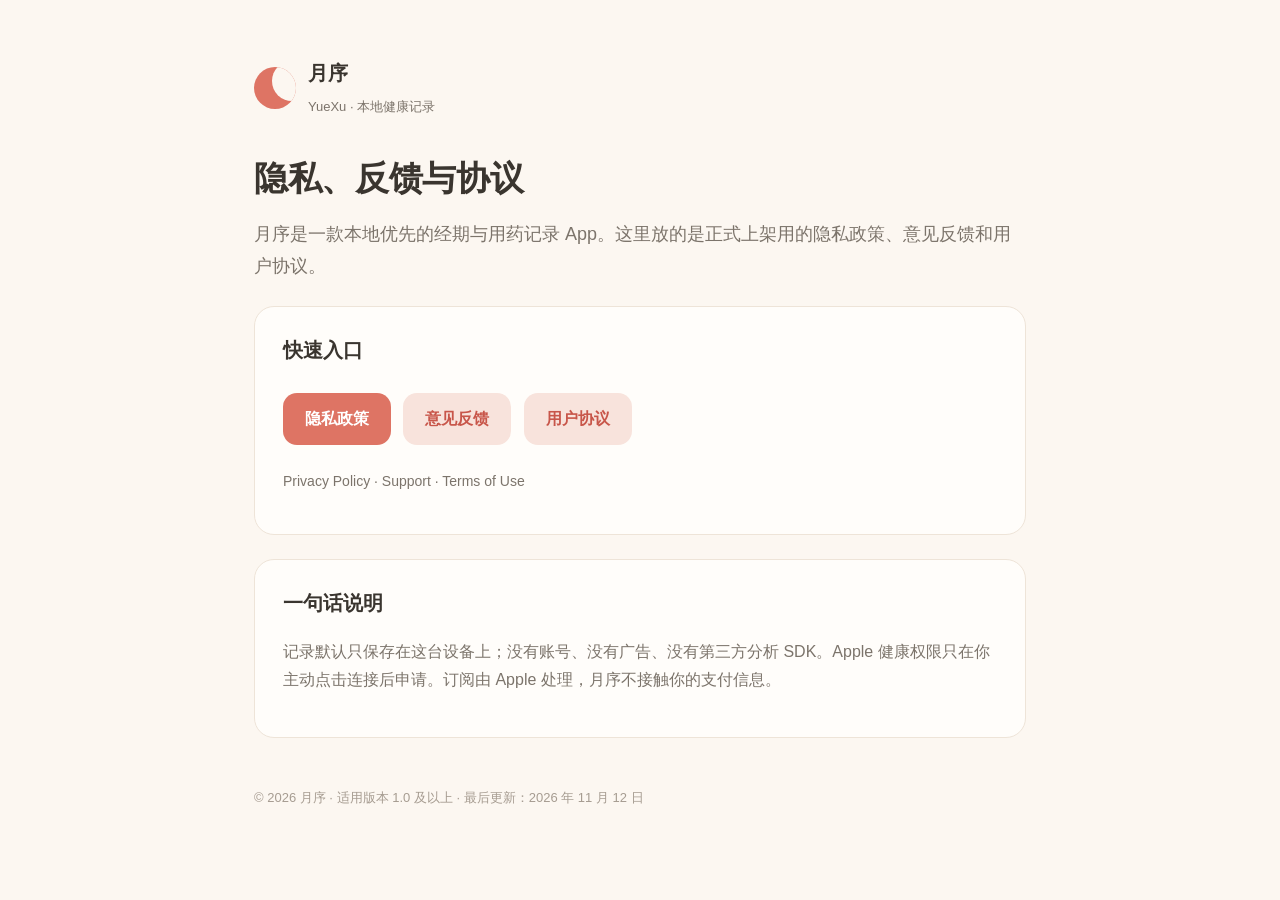
<file: index.html>
<!doctype html>
<html lang="zh-Hans">
<head>
<meta charset="utf-8">
<meta name="viewport" content="width=device-width, initial-scale=1">
<title>月序 · 隐私、反馈与协议</title>
<link rel="stylesheet" href="style.css">
</head>
<body>
<main class="wrap">
  <div class="brand"><div class="moon"></div><div><strong>月序</strong><br><span>YueXu · 本地健康记录</span></div></div>
  <h1>隐私、反馈与协议</h1>
  <p class="lede">月序是一款本地优先的经期与用药记录 App。这里放的是正式上架用的隐私政策、意见反馈和用户协议。</p>
  <div class="card">
    <h2 style="margin-top:0">快速入口</h2>
    <p><a class="button" href="privacy.html">隐私政策</a>
       <a class="button secondary" href="support.html">意见反馈</a>
       <a class="button secondary" href="terms.html">用户协议</a></p>
    <p class="en">Privacy Policy · Support · Terms of Use</p>
  </div>
  <div class="card">
    <h2 style="margin-top:0">一句话说明</h2>
    <p>记录默认只保存在这台设备上；没有账号、没有广告、没有第三方分析 SDK。Apple 健康权限只在你主动点击连接后申请。订阅由 Apple 处理，月序不接触你的支付信息。</p>
  </div>
  <footer>© 2026 月序 · 适用版本 1.0 及以上 · 最后更新：2026 年 11 月 12 日</footer>
</main>
</body>
</html>
</file>
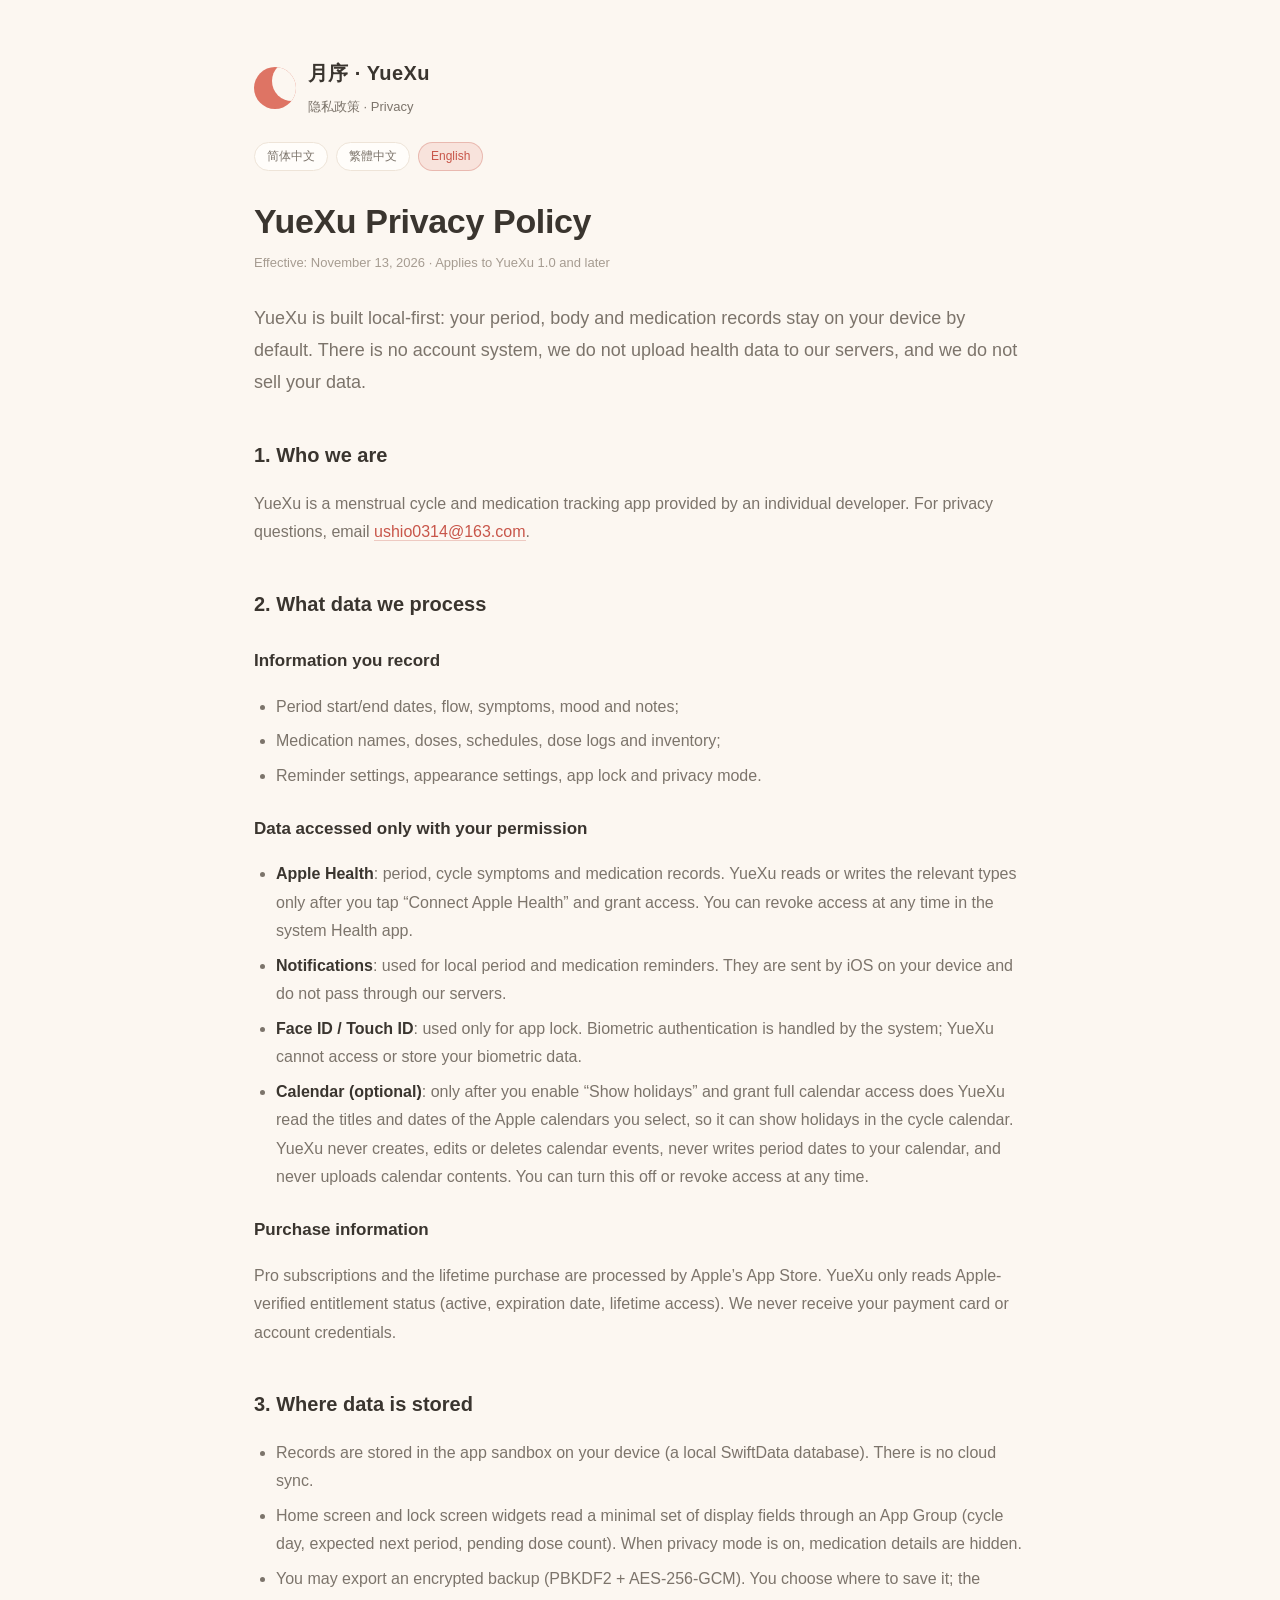
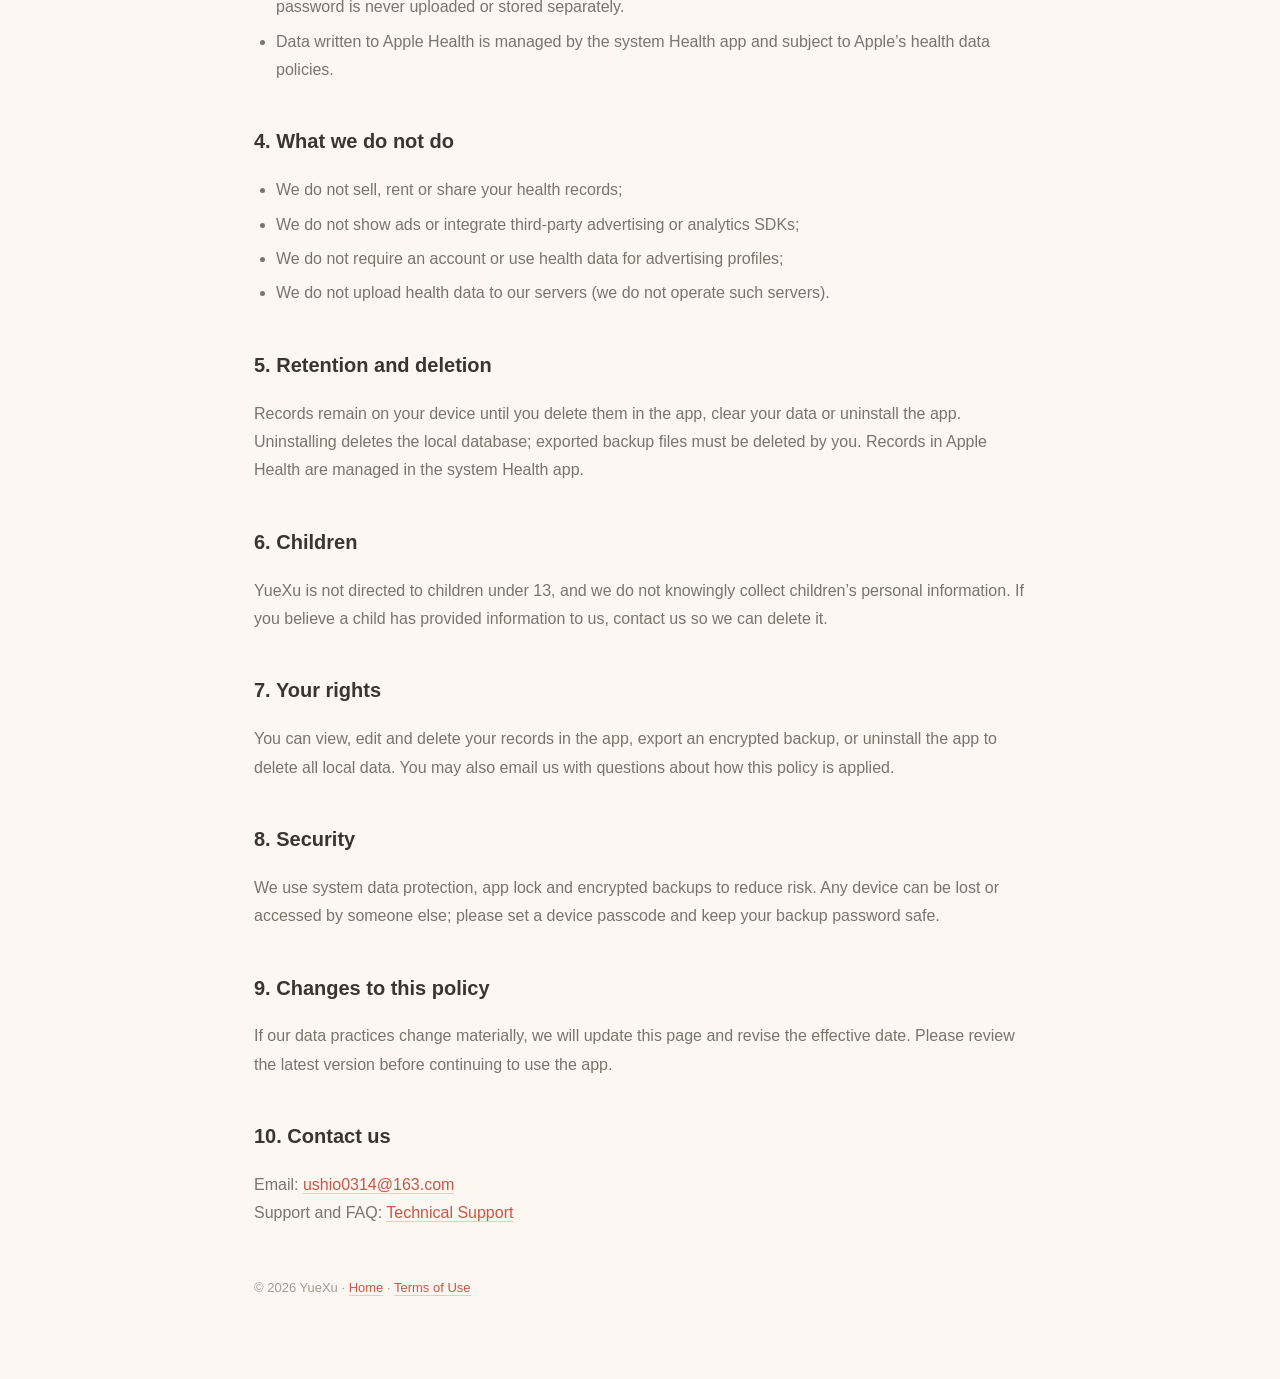
<file: privacy.html>
<!doctype html>
<html lang="zh-Hans">
<head>
<meta charset="utf-8">
<meta name="viewport" content="width=device-width, initial-scale=1">
<title>隐私政策 · 月序</title>
<link rel="stylesheet" href="style.css">
</head>
<body>
<main class="wrap">
  <div class="brand"><div class="moon"></div><div><strong>月序 · YueXu</strong><br><span>隐私政策 · Privacy</span></div></div>
  <nav class="lang-switch" aria-label="Language / 語言">
    <button type="button" data-set-lang="zh-Hans">简体中文</button><button type="button" data-set-lang="zh-Hant">繁體中文</button><button type="button" data-set-lang="en">English</button>
  </nav>
  <section data-lang-block="zh-Hans" lang="zh-Hans">
<h1>月序隐私政策</h1>
  <p class="meta">生效日期：2026 年 11 月 13 日 · 适用版本：月序 1.0 及以上</p>

  <p class="lede">月序把“本地优先”当作产品前提：你的经期、身体感受和用药记录默认只保存在这台设备上。我们不做账号体系，不把健康数据上传到我们的服务器，也不出售你的数据。</p>

  <h2>1. 我们是谁</h2>
  <p>月序（YueXu）是一款由个人开发者提供的经期与用药记录 App。隐私相关问题可发送邮件至 <a href="mailto:ushio0314@163.com">ushio0314@163.com</a>。</p>

  <h2>2. 我们处理哪些数据</h2>
  <h3>你主动记录的内容</h3>
  <ul>
    <li>经期开始/结束日期、经血量、症状、心情、备注；</li>
    <li>药物名称、剂量、用药计划、服药记录与库存；</li>
    <li>提醒设置、外观设置、应用锁与隐私模式开关。</li>
  </ul>
  <h3>在你授权后才访问的数据</h3>
  <ul>
    <li><strong>Apple 健康</strong>：经期、经期症状与用药记录。只有你点击“连接 Apple 健康”并授权后，月序才会读取或写入相应类型；你可以随时在系统“健康”App 中撤销。</li>
    <li><strong>通知</strong>：用于本地经期与用药提醒。提醒由 iOS 在本机发送，不经过服务器。</li>
    <li><strong>Face ID / 触控 ID</strong>：仅用于应用锁。生物识别由系统处理，月序不接触也不存储生物特征数据。</li>
    <li><strong>日历（可选）</strong>：只有你主动开启“显示节假日”并授权后，月序才会读取你选择的 Apple 日历事件标题与日期，用于在周期日历中显示节假日。月序不会创建、修改或删除日历事件，不会把经期日期写入日历，也不会上传日历内容。你可以随时关闭该功能或在系统设置中撤销日历权限。</li>
  </ul>
  <h3>购买信息</h3>
  <p>Pro 订阅与永久会员由 Apple 的 App Store 处理。月序只读取 Apple 验证后的交易状态（是否有效、到期时间、是否为永久会员），不接触你的银行卡或支付账号。</p>

  <h2>3. 数据存放在哪里</h2>
  <ul>
    <li>记录保存在设备的 App 沙盒内（SwiftData 本地数据库），不设云端同步。</li>
    <li>桌面/锁屏小组件通过 App Group 读取最少的展示字段（周期天数、预计下次经期、待服药次数）；开启隐私模式后不显示用药信息。</li>
    <li>你可以主动导出加密备份（PBKDF2 + AES-256-GCM）。备份文件由你保存，密码不会上传或另行保存。</li>
    <li>写入 Apple 健康的数据由系统“健康”App 管理，适用 Apple 的健康数据政策。</li>
  </ul>

  <h2>4. 我们不做什么</h2>
  <ul>
    <li>不出售、出租或共享你的健康记录；</li>
    <li>不投放广告，不集成第三方广告或分析 SDK；</li>
    <li>不要求注册账号，不使用健康数据做广告画像；</li>
    <li>不把健康数据上传到我们的服务器（我们也没有这样的服务器）。</li>
  </ul>

  <h2>5. 保留与删除</h2>
  <p>记录会一直保存在设备上，直到你在 App 内删除、清除数据或卸载 App。卸载 App 会删除本地数据库；已导出的备份文件需要你自行删除。Apple 健康中的记录请在系统“健康”App 中管理。</p>

  <h2>6. 儿童</h2>
  <p>月序不是面向 13 岁以下儿童的产品，我们不会有意收集儿童的个人信息。如果你认为儿童向我们提供了信息，请联系我们删除。</p>

  <h2>7. 你的权利</h2>
  <p>你可以在 App 内查看、修改、删除自己的记录，导出加密备份，或卸载 App 删除全部本地数据。你也可以通过邮件联系我们，询问本政策的执行情况。</p>

  <h2>8. 安全</h2>
  <p>我们使用系统的数据保护、应用锁与加密备份来降低风险。但任何设备都存在丢失或被访问的可能，请为设备设置锁屏密码，并妥善保管备份密码。</p>

  <h2>9. 政策变更</h2>
  <p>如果数据处理方式发生实质变化，我们会更新本页并修改生效日期。继续使用 App 前，请查看最新版本。</p>

  <h2>10. 联系我们</h2>
  <p>邮箱：<a href="mailto:ushio0314@163.com">ushio0314@163.com</a><br>
  反馈与常见问题：<a href="support.html">意见反馈</a></p>

<footer>© 2026 月序 · <a href="index.html">返回首页</a> · <a href="terms.html">用户协议</a></footer></section><section data-lang-block="zh-Hant" lang="zh-Hant" hidden>
<h1>月序隱私政策</h1>
  <p class="meta">生效日期：2026 年 11 月 13 日 · 適用版本：月序 1.0 及以上</p>

  <p class="lede">月序以「本機優先」為產品前提：你的經期、身體感受與用藥紀錄預設只保存在這台裝置上。我們沒有帳號系統，不會把健康資料上傳到我們的伺服器，也不會出售你的資料。</p>

  <h2>1. 我們是誰</h2>
  <p>月序（YueXu）是一款由個人開發者提供的經期與用藥紀錄 App。隱私相關問題可寄信至 <a href="mailto:ushio0314@163.com">ushio0314@163.com</a>。</p>

  <h2>2. 我們處理哪些資料</h2>
  <h3>你主動記錄的內容</h3>
  <ul>
    <li>經期開始/結束日期、經血量、症狀、心情、備註；</li>
    <li>藥物名稱、劑量、用藥計畫、服藥紀錄與庫存；</li>
    <li>提醒設定、外觀設定、App 鎖與隱私模式開關。</li>
  </ul>
  <h3>在你授權後才存取的資料</h3>
  <ul>
    <li><strong>Apple 健康</strong>：經期、經期症狀與用藥紀錄。只有你點擊「連接 Apple 健康」並授權後，月序才會讀取或寫入相應類型；你可以隨時在系統「健康」App 中撤銷。</li>
    <li><strong>通知</strong>：用於本機經期與用藥提醒。提醒由 iOS 在裝置上發送，不經過伺服器。</li>
    <li><strong>Face ID / Touch ID</strong>：僅用於 App 鎖。生物辨識由系統處理，月序不會接觸也不會儲存生物特徵資料。</li>
    <li><strong>行事曆（選用）</strong>：只有你主動開啟「顯示假日」並授權後，月序才會讀取你選擇的 Apple 行事曆事件標題與日期，用於在週期行事曆中顯示假日。月序不會建立、修改或刪除行事曆事件，不會把經期日期寫入行事曆，也不會上傳行事曆內容。你可以隨時關閉此功能或在系統設定中撤銷行事曆權限。</li>
  </ul>
  <h3>購買資訊</h3>
  <p>Pro 訂閱與永久會員由 Apple 的 App Store 處理。月序只讀取 Apple 驗證後的交易狀態（是否有效、到期時間、是否為永久會員），不會接觸你的金融卡或付款帳號。</p>

  <h2>3. 資料存放在哪裡</h2>
  <ul>
    <li>紀錄保存在裝置上的 App 沙盒內（SwiftData 本機資料庫），不設雲端同步。</li>
    <li>桌面/鎖定畫面小工具透過 App Group 讀取最少的顯示欄位（週期天數、預計下次經期、待服藥次數）；開啟隱私模式後不顯示用藥資訊。</li>
    <li>你可以主動匯出加密備份（PBKDF2 + AES-256-GCM）。備份檔案由你保存，密碼不會上傳或另行保存。</li>
    <li>寫入 Apple 健康的資料由系統「健康」App 管理，適用 Apple 的健康資料政策。</li>
  </ul>

  <h2>4. 我們不做什麼</h2>
  <ul>
    <li>不出售、出租或分享你的健康紀錄；</li>
    <li>不投放廣告，不整合第三方廣告或分析 SDK；</li>
    <li>不要求註冊帳號，不使用健康資料做廣告画像；</li>
    <li>不把健康資料上傳到我們的伺服器（我們也沒有這樣的伺服器）。</li>
  </ul>

  <h2>5. 保留與刪除</h2>
  <p>紀錄會一直保存在裝置上，直到你在 App 內刪除、清除資料或移除 App。移除 App 會刪除本機資料庫；已匯出的備份檔案需要你自行刪除。Apple 健康中的紀錄請在系統「健康」App 中管理。</p>

  <h2>6. 兒童</h2>
  <p>月序不是面向 13 歲以下兒童的產品，我們不會有意蒐集兒童的個人資料。如果你認為兒童向我們提供了資料，請聯絡我們刪除。</p>

  <h2>7. 你的權利</h2>
  <p>你可以在 App 內查看、修改、刪除自己的紀錄，匯出加密備份，或移除 App 刪除全部本機資料。你也可以透過電子郵件聯絡我們，詢問本政策的執行情況。</p>

  <h2>8. 安全</h2>
  <p>我們使用系統的資料保護、App 鎖與加密備份來降低風險。但任何裝置都存在遺失或被存取的風險，請為裝置設定螢幕鎖定密碼，並妥善保管備份密碼。</p>

  <h2>9. 政策變更</h2>
  <p>如果資料處理方式發生實質變化，我們會更新本頁並修改生效日期。繼續使用 App 前，請查看最新版本。</p>

  <h2>10. 聯絡我們</h2>
  <p>電子郵件：<a href="mailto:ushio0314@163.com">ushio0314@163.com</a><br>
  技術支援與常見問題：<a href="support.html">技術支援</a></p>

<footer>© 2026 月序 · <a href="index.html">返回首頁</a> · <a href="terms.html">使用者協議</a></footer></section><section data-lang-block="en" lang="en" hidden>
<h1>YueXu Privacy Policy</h1>
  <p class="meta">Effective: November 13, 2026 · Applies to YueXu 1.0 and later</p>

  <p class="lede">YueXu is built local-first: your period, body and medication records stay on your device by default. There is no account system, we do not upload health data to our servers, and we do not sell your data.</p>

  <h2>1. Who we are</h2>
  <p>YueXu is a menstrual cycle and medication tracking app provided by an individual developer. For privacy questions, email <a href="mailto:ushio0314@163.com">ushio0314@163.com</a>.</p>

  <h2>2. What data we process</h2>
  <h3>Information you record</h3>
  <ul>
    <li>Period start/end dates, flow, symptoms, mood and notes;</li>
    <li>Medication names, doses, schedules, dose logs and inventory;</li>
    <li>Reminder settings, appearance settings, app lock and privacy mode.</li>
  </ul>
  <h3>Data accessed only with your permission</h3>
  <ul>
    <li><strong>Apple Health</strong>: period, cycle symptoms and medication records. YueXu reads or writes the relevant types only after you tap “Connect Apple Health” and grant access. You can revoke access at any time in the system Health app.</li>
    <li><strong>Notifications</strong>: used for local period and medication reminders. They are sent by iOS on your device and do not pass through our servers.</li>
    <li><strong>Face ID / Touch ID</strong>: used only for app lock. Biometric authentication is handled by the system; YueXu cannot access or store your biometric data.</li>
    <li><strong>Calendar (optional)</strong>: only after you enable “Show holidays” and grant full calendar access does YueXu read the titles and dates of the Apple calendars you select, so it can show holidays in the cycle calendar. YueXu never creates, edits or deletes calendar events, never writes period dates to your calendar, and never uploads calendar contents. You can turn this off or revoke access at any time.</li>
  </ul>
  <h3>Purchase information</h3>
  <p>Pro subscriptions and the lifetime purchase are processed by Apple’s App Store. YueXu only reads Apple-verified entitlement status (active, expiration date, lifetime access). We never receive your payment card or account credentials.</p>

  <h2>3. Where data is stored</h2>
  <ul>
    <li>Records are stored in the app sandbox on your device (a local SwiftData database). There is no cloud sync.</li>
    <li>Home screen and lock screen widgets read a minimal set of display fields through an App Group (cycle day, expected next period, pending dose count). When privacy mode is on, medication details are hidden.</li>
    <li>You may export an encrypted backup (PBKDF2 + AES-256-GCM). You choose where to save it; the password is never uploaded or stored separately.</li>
    <li>Data written to Apple Health is managed by the system Health app and subject to Apple’s health data policies.</li>
  </ul>

  <h2>4. What we do not do</h2>
  <ul>
    <li>We do not sell, rent or share your health records;</li>
    <li>We do not show ads or integrate third-party advertising or analytics SDKs;</li>
    <li>We do not require an account or use health data for advertising profiles;</li>
    <li>We do not upload health data to our servers (we do not operate such servers).</li>
  </ul>

  <h2>5. Retention and deletion</h2>
  <p>Records remain on your device until you delete them in the app, clear your data or uninstall the app. Uninstalling deletes the local database; exported backup files must be deleted by you. Records in Apple Health are managed in the system Health app.</p>

  <h2>6. Children</h2>
  <p>YueXu is not directed to children under 13, and we do not knowingly collect children’s personal information. If you believe a child has provided information to us, contact us so we can delete it.</p>

  <h2>7. Your rights</h2>
  <p>You can view, edit and delete your records in the app, export an encrypted backup, or uninstall the app to delete all local data. You may also email us with questions about how this policy is applied.</p>

  <h2>8. Security</h2>
  <p>We use system data protection, app lock and encrypted backups to reduce risk. Any device can be lost or accessed by someone else; please set a device passcode and keep your backup password safe.</p>

  <h2>9. Changes to this policy</h2>
  <p>If our data practices change materially, we will update this page and revise the effective date. Please review the latest version before continuing to use the app.</p>

  <h2>10. Contact us</h2>
  <p>Email: <a href="mailto:ushio0314@163.com">ushio0314@163.com</a><br>
  Support and FAQ: <a href="support.html">Technical Support</a></p>

<footer>© 2026 YueXu · <a href="index.html">Home</a> · <a href="terms.html">Terms of Use</a></footer></section>
</main>
<script>
(function () {
  var titles = {
      "zh-Hans": "隐私政策 · 月序",
      "zh-Hant": "隱私政策 · 月序",
      "en": "Privacy Policy · YueXu"
  };
  var blocks = Array.prototype.slice.call(document.querySelectorAll('[data-lang-block]'));
  var buttons = Array.prototype.slice.call(document.querySelectorAll('[data-set-lang]'));

  function setLanguage(lang, persist) {
    if (!titles[lang]) lang = 'zh-Hans';
    document.documentElement.lang = lang;
    blocks.forEach(function (block) {
      block.hidden = block.getAttribute('data-lang-block') !== lang;
    });
    buttons.forEach(function (button) {
      var active = button.getAttribute('data-set-lang') === lang;
      button.classList.toggle('active', active);
      button.setAttribute('aria-pressed', active ? 'true' : 'false');
    });
    document.title = titles[lang];
    if (persist) {
      try { localStorage.setItem('yuexuLegalLanguage', lang); } catch (e) {}
    }
  }

  buttons.forEach(function (button) {
    button.addEventListener('click', function () {
      setLanguage(button.getAttribute('data-set-lang'), true);
    });
  });

  var saved = null;
  try { saved = localStorage.getItem('yuexuLegalLanguage'); } catch (e) {}
  if (!saved) {
    var code = (navigator.language || 'zh-Hans').toLowerCase();
    if (code.indexOf('zh-hant') === 0 || code.indexOf('zh-tw') === 0 || code.indexOf('zh-hk') === 0 || code.indexOf('zh-mo') === 0) {
      saved = 'zh-Hant';
    } else if (code.indexOf('zh') === 0) {
      saved = 'zh-Hans';
    } else {
      saved = 'en';
    }
  }
  setLanguage(saved, false);
})();
</script>
</body>
</html>
</file>
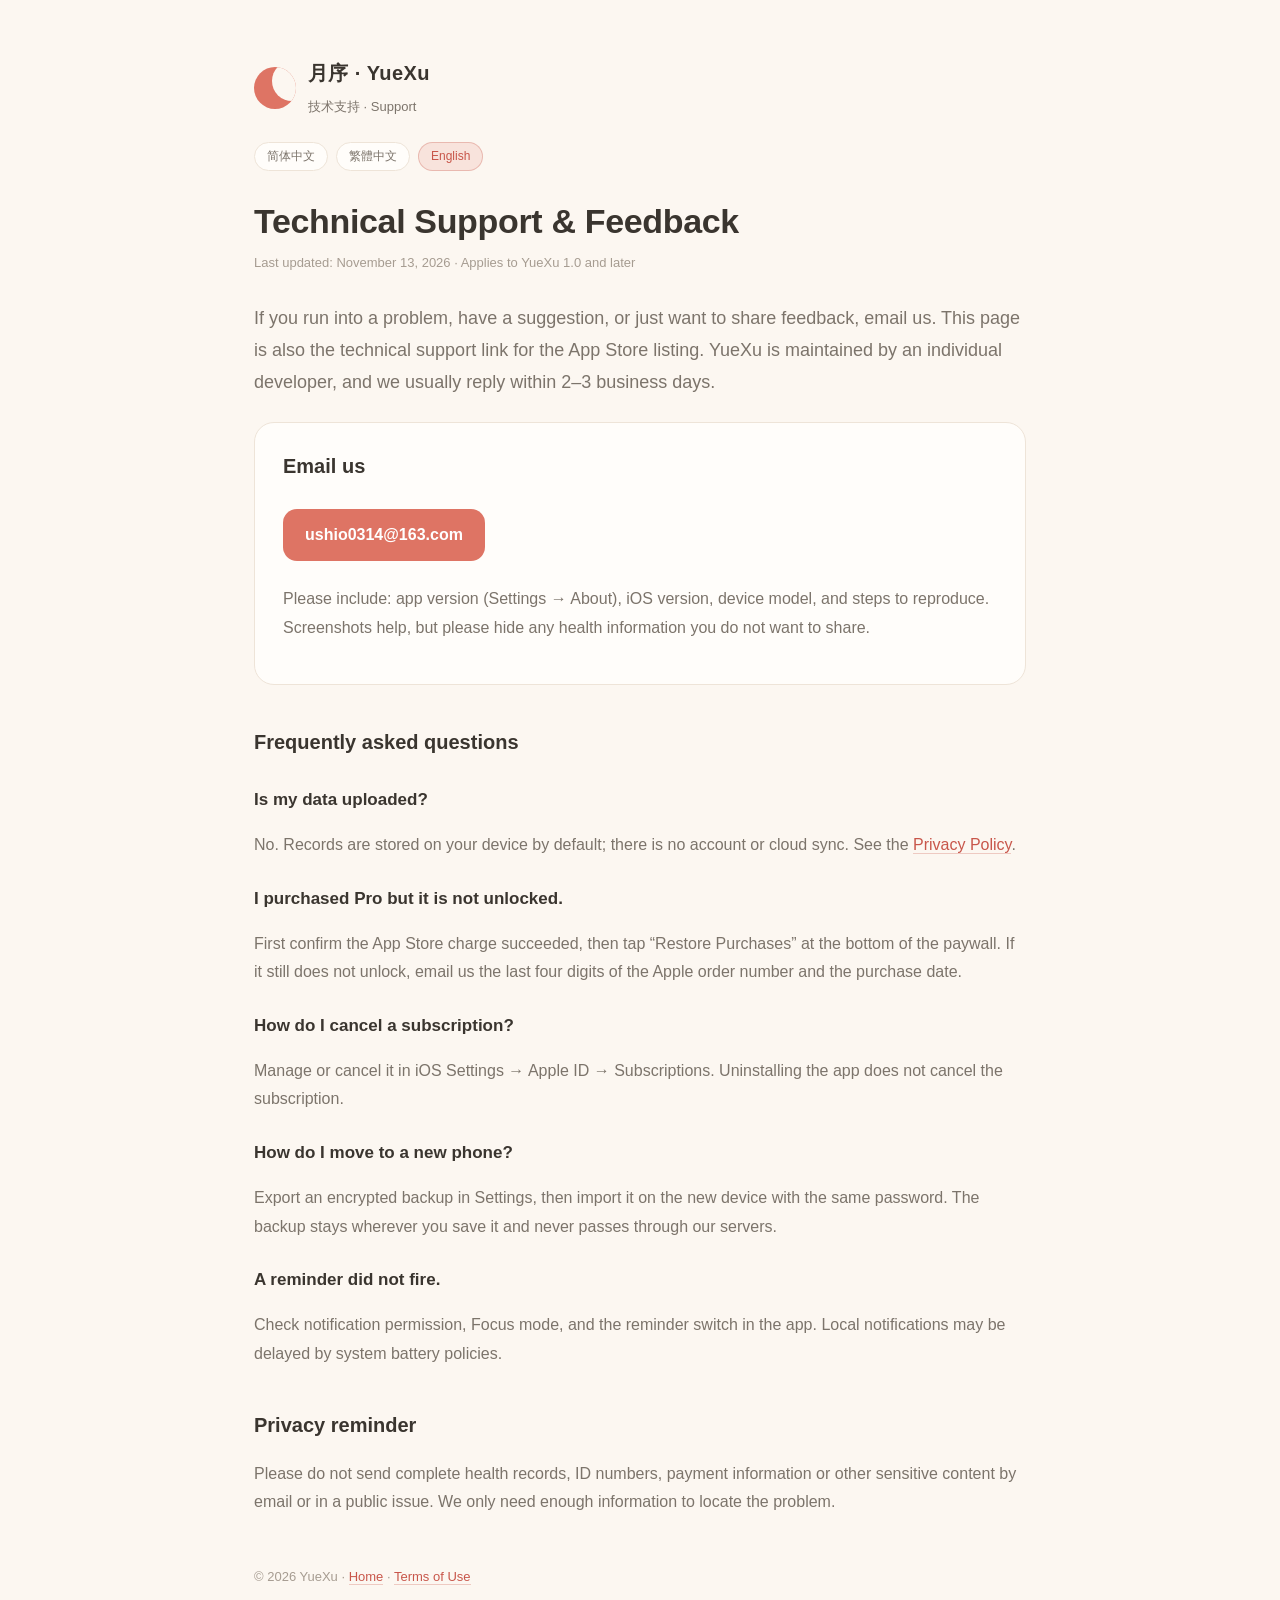
<file: support.html>
<!doctype html>
<html lang="zh-Hans">
<head>
<meta charset="utf-8">
<meta name="viewport" content="width=device-width, initial-scale=1">
<title>技术支持 · 月序</title>
<link rel="stylesheet" href="style.css">
</head>
<body>
<main class="wrap">
  <div class="brand"><div class="moon"></div><div><strong>月序 · YueXu</strong><br><span>技术支持 · Support</span></div></div>
  <nav class="lang-switch" aria-label="Language / 語言">
    <button type="button" data-set-lang="zh-Hans">简体中文</button><button type="button" data-set-lang="zh-Hant">繁體中文</button><button type="button" data-set-lang="en">English</button>
  </nav>
  <section data-lang-block="zh-Hans" lang="zh-Hans">
<h1>技术支持与反馈</h1>
  <p class="meta">最后更新：2026 年 11 月 13 日 · 适用版本：月序 1.0 及以上</p>
  <p class="lede">遇到问题、想提建议，或者只是想说说使用感受，都欢迎发邮件。这里也是 App Store 页面上的技术支持入口。月序由个人开发者维护，通常会在 2–3 个工作日内回复。</p>

  <div class="card">
    <h2 style="margin-top:0">发邮件</h2>
    <p><a class="button" href="mailto:ushio0314@163.com?subject=%E6%9C%88%E5%BA%8F%E5%8F%8D%E9%A6%88">ushio0314@163.com</a></p>
    <p>建议在邮件里附上：App 版本（设置 → 关于）、iOS 版本、设备型号、复现步骤。截图会有帮助，但请先遮住不想公开的健康信息。</p>
  </div>

  <h2>常见问题</h2>
  <h3>数据会上传吗？</h3>
  <p>不会。记录默认只保存在本机；没有账号和云端同步。详见<a href="privacy.html">隐私政策</a>。</p>
  <h3>Pro 购买后没有解锁？</h3>
  <p>先确认 App Store 扣款成功，然后在付费墙底部点“恢复购买”。如果仍未恢复，请把 Apple 订单号后四位和购买时间发给我们。</p>
  <h3>怎么取消订阅？</h3>
  <p>在 iOS“设置 → Apple ID → 订阅”中管理或取消；卸载 App 不会自动取消订阅。</p>
  <h3>换手机怎么迁移？</h3>
  <p>在设置里导出加密备份，在新设备上用同一密码导入。备份文件只在你选择的保存位置，不经过我们的服务器。</p>
  <h3>提醒没有响？</h3>
  <p>检查系统通知权限、专注模式与 App 内的提醒开关；本地通知可能因系统省电策略延迟。</p>

  <h2>隐私提醒</h2>
  <p>请不要在邮件或公开 issue 中发送完整的健康记录、身份证号、支付信息或其他敏感内容。我们只需要足够定位问题的信息。</p>

<footer>© 2026 月序 · <a href="index.html">返回首页</a> · <a href="terms.html">用户协议</a></footer></section><section data-lang-block="zh-Hant" lang="zh-Hant" hidden>
<h1>技術支援與回饋</h1>
  <p class="meta">最後更新：2026 年 11 月 13 日 · 適用版本：月序 1.0 及以上</p>
  <p class="lede">遇到問題、想提出建議，或只是想分享使用感受，都歡迎寄信給我們。這裡也是 App Store 頁面上的技術支援入口。月序由個人開發者維護，通常會在 2–3 個工作天內回覆。</p>

  <div class="card">
    <h2 style="margin-top:0">寄信給我們</h2>
    <p><a class="button" href="mailto:ushio0314@163.com?subject=%E6%9C%88%E5%BA%8F%E5%9B%9E%E9%A5%8B">ushio0314@163.com</a></p>
    <p>建議在郵件中附上：App 版本（設定 → 關於）、iOS 版本、裝置型號、重現步驟。截圖會有幫助，但請先遮住不想公開的健康資訊。</p>
  </div>

  <h2>常見問題</h2>
  <h3>資料會上傳嗎？</h3>
  <p>不會。紀錄預設只保存在本機；沒有帳號與雲端同步。詳見<a href="privacy.html">隱私政策</a>。</p>
  <h3>購買 Pro 後沒有解鎖？</h3>
  <p>先確認 App Store 扣款成功，然後在付費牆底部點「回復購買」。如果仍未恢復，請把 Apple 訂單號後四碼與購買時間寄給我們。</p>
  <h3>怎麼取消訂閱？</h3>
  <p>在 iOS「設定 → Apple ID → 訂閱項目」中管理或取消；移除 App 不會自動取消訂閱。</p>
  <h3>換手機怎麼搬家？</h3>
  <p>在設定裡匯出加密備份，在新裝置上用同一組密碼匯入。備份檔案只會留在你選擇的位置，不會經過我們的伺服器。</p>
  <h3>提醒沒有響？</h3>
  <p>檢查系統通知權限、專注模式與 App 內的提醒開關；本機通知可能因系統省電策略而延遲。</p>

  <h2>隱私提醒</h2>
  <p>請不要在電子郵件或公開 issue 中傳送完整的健康紀錄、身分證號、付款資訊或其他敏感內容。我們只需要足以定位問題的資訊。</p>

<footer>© 2026 月序 · <a href="index.html">返回首頁</a> · <a href="terms.html">使用者協議</a></footer></section><section data-lang-block="en" lang="en" hidden>
<h1>Technical Support &amp; Feedback</h1>
  <p class="meta">Last updated: November 13, 2026 · Applies to YueXu 1.0 and later</p>
  <p class="lede">If you run into a problem, have a suggestion, or just want to share feedback, email us. This page is also the technical support link for the App Store listing. YueXu is maintained by an individual developer, and we usually reply within 2–3 business days.</p>

  <div class="card">
    <h2 style="margin-top:0">Email us</h2>
    <p><a class="button" href="mailto:ushio0314@163.com?subject=YueXu%20Feedback">ushio0314@163.com</a></p>
    <p>Please include: app version (Settings → About), iOS version, device model, and steps to reproduce. Screenshots help, but please hide any health information you do not want to share.</p>
  </div>

  <h2>Frequently asked questions</h2>
  <h3>Is my data uploaded?</h3>
  <p>No. Records are stored on your device by default; there is no account or cloud sync. See the <a href="privacy.html">Privacy Policy</a>.</p>
  <h3>I purchased Pro but it is not unlocked.</h3>
  <p>First confirm the App Store charge succeeded, then tap “Restore Purchases” at the bottom of the paywall. If it still does not unlock, email us the last four digits of the Apple order number and the purchase date.</p>
  <h3>How do I cancel a subscription?</h3>
  <p>Manage or cancel it in iOS Settings → Apple ID → Subscriptions. Uninstalling the app does not cancel the subscription.</p>
  <h3>How do I move to a new phone?</h3>
  <p>Export an encrypted backup in Settings, then import it on the new device with the same password. The backup stays wherever you save it and never passes through our servers.</p>
  <h3>A reminder did not fire.</h3>
  <p>Check notification permission, Focus mode, and the reminder switch in the app. Local notifications may be delayed by system battery policies.</p>

  <h2>Privacy reminder</h2>
  <p>Please do not send complete health records, ID numbers, payment information or other sensitive content by email or in a public issue. We only need enough information to locate the problem.</p>

<footer>© 2026 YueXu · <a href="index.html">Home</a> · <a href="terms.html">Terms of Use</a></footer></section>
</main>
<script>
(function () {
  var titles = {
      "zh-Hans": "技术支持 · 月序",
      "zh-Hant": "技術支援 · 月序",
      "en": "Technical Support · YueXu"
  };
  var blocks = Array.prototype.slice.call(document.querySelectorAll('[data-lang-block]'));
  var buttons = Array.prototype.slice.call(document.querySelectorAll('[data-set-lang]'));

  function setLanguage(lang, persist) {
    if (!titles[lang]) lang = 'zh-Hans';
    document.documentElement.lang = lang;
    blocks.forEach(function (block) {
      block.hidden = block.getAttribute('data-lang-block') !== lang;
    });
    buttons.forEach(function (button) {
      var active = button.getAttribute('data-set-lang') === lang;
      button.classList.toggle('active', active);
      button.setAttribute('aria-pressed', active ? 'true' : 'false');
    });
    document.title = titles[lang];
    if (persist) {
      try { localStorage.setItem('yuexuLegalLanguage', lang); } catch (e) {}
    }
  }

  buttons.forEach(function (button) {
    button.addEventListener('click', function () {
      setLanguage(button.getAttribute('data-set-lang'), true);
    });
  });

  var saved = null;
  try { saved = localStorage.getItem('yuexuLegalLanguage'); } catch (e) {}
  if (!saved) {
    var code = (navigator.language || 'zh-Hans').toLowerCase();
    if (code.indexOf('zh-hant') === 0 || code.indexOf('zh-tw') === 0 || code.indexOf('zh-hk') === 0 || code.indexOf('zh-mo') === 0) {
      saved = 'zh-Hant';
    } else if (code.indexOf('zh') === 0) {
      saved = 'zh-Hans';
    } else {
      saved = 'en';
    }
  }
  setLanguage(saved, false);
})();
</script>
</body>
</html>
</file>
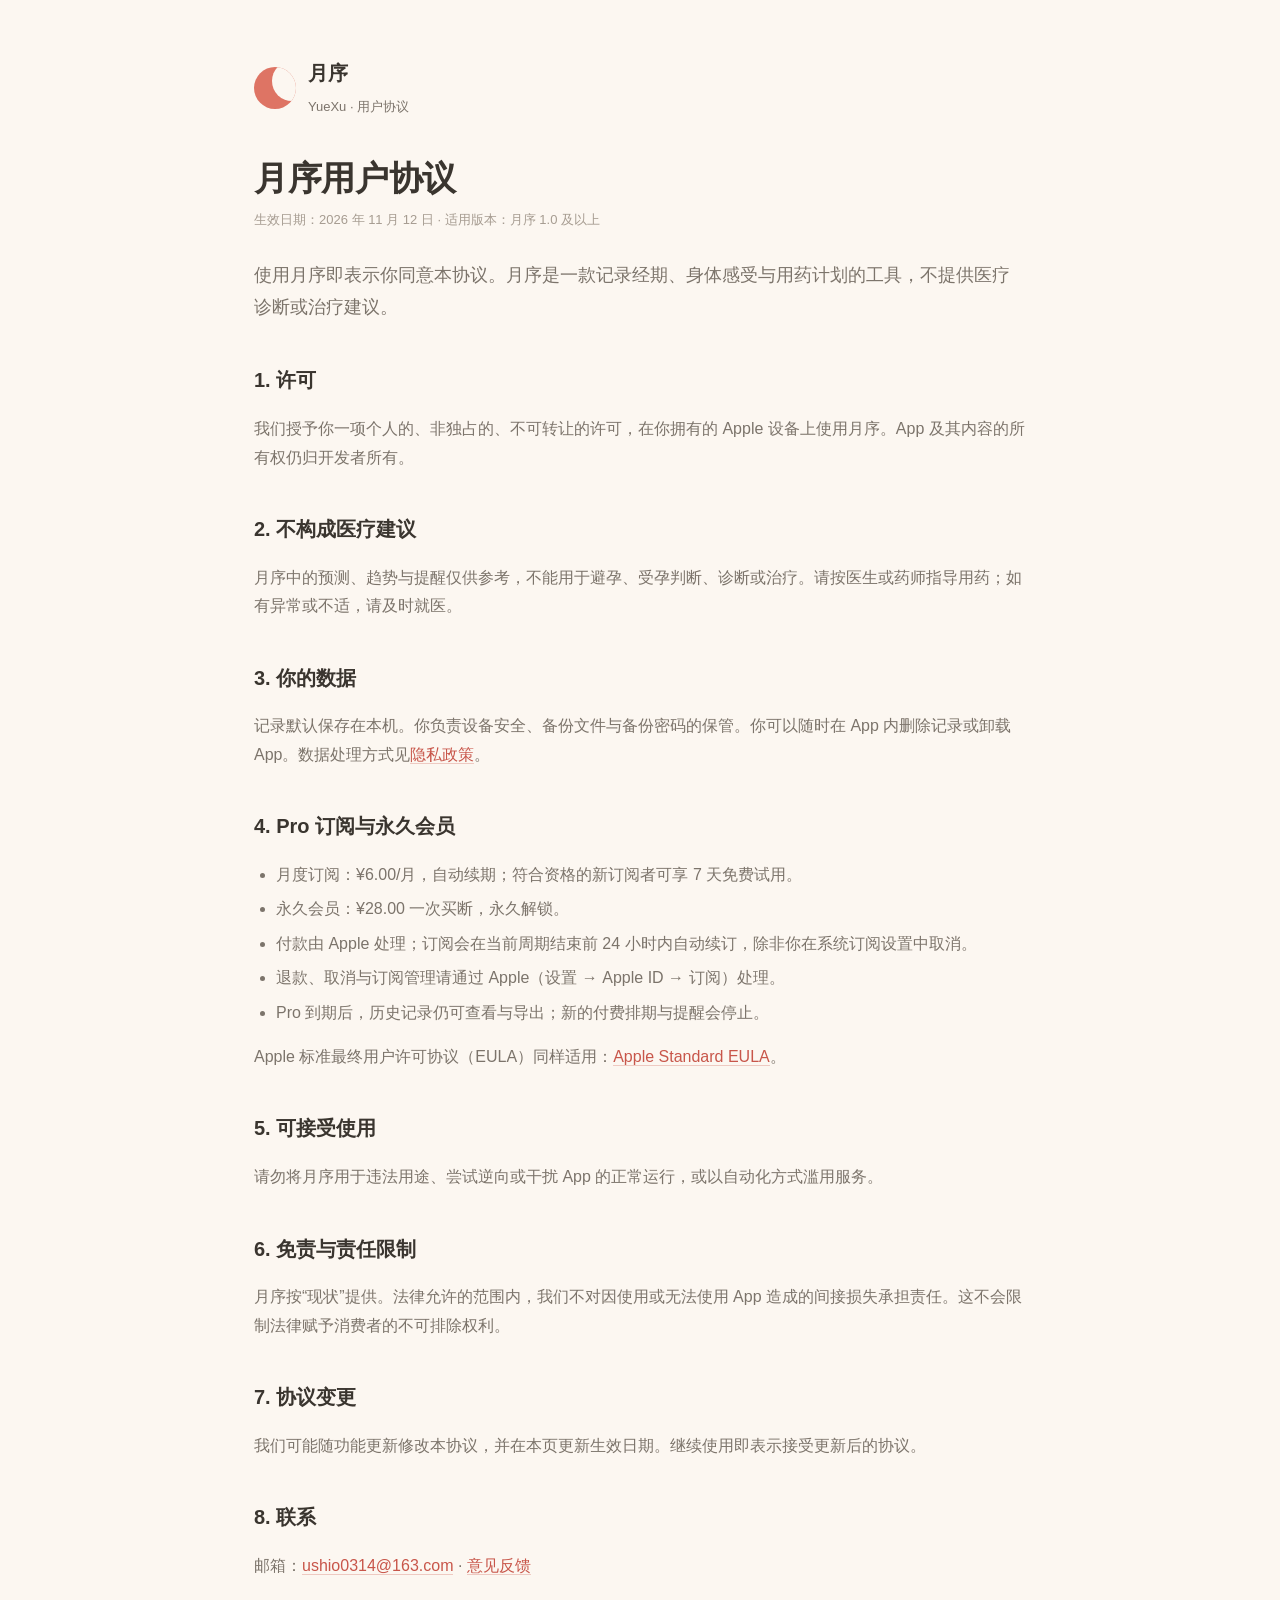
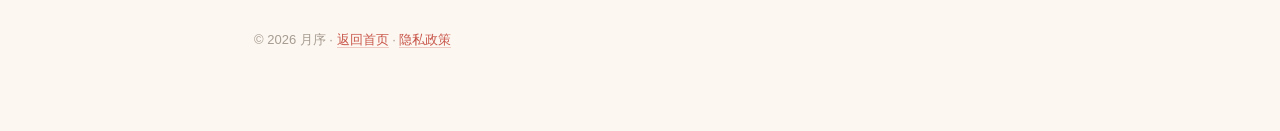
<file: terms.html>
<!doctype html>
<html lang="zh-Hans">
<head>
<meta charset="utf-8">
<meta name="viewport" content="width=device-width, initial-scale=1">
<title>用户协议 · 月序</title>
<link rel="stylesheet" href="style.css">
</head>
<body>
<main class="wrap">
  <div class="brand"><div class="moon"></div><div><strong>月序</strong><br><span>YueXu · 用户协议</span></div></div>
  <h1>月序用户协议</h1>
  <p class="meta">生效日期：2026 年 11 月 12 日 · 适用版本：月序 1.0 及以上</p>

  <p class="lede">使用月序即表示你同意本协议。月序是一款记录经期、身体感受与用药计划的工具，不提供医疗诊断或治疗建议。</p>

  <h2>1. 许可</h2>
  <p>我们授予你一项个人的、非独占的、不可转让的许可，在你拥有的 Apple 设备上使用月序。App 及其内容的所有权仍归开发者所有。</p>

  <h2>2. 不构成医疗建议</h2>
  <p>月序中的预测、趋势与提醒仅供参考，不能用于避孕、受孕判断、诊断或治疗。请按医生或药师指导用药；如有异常或不适，请及时就医。</p>

  <h2>3. 你的数据</h2>
  <p>记录默认保存在本机。你负责设备安全、备份文件与备份密码的保管。你可以随时在 App 内删除记录或卸载 App。数据处理方式见<a href="privacy.html">隐私政策</a>。</p>

  <h2>4. Pro 订阅与永久会员</h2>
  <ul>
    <li>月度订阅：¥6.00/月，自动续期；符合资格的新订阅者可享 7 天免费试用。</li>
    <li>永久会员：¥28.00 一次买断，永久解锁。</li>
    <li>付款由 Apple 处理；订阅会在当前周期结束前 24 小时内自动续订，除非你在系统订阅设置中取消。</li>
    <li>退款、取消与订阅管理请通过 Apple（设置 → Apple ID → 订阅）处理。</li>
    <li>Pro 到期后，历史记录仍可查看与导出；新的付费排期与提醒会停止。</li>
  </ul>
  <p>Apple 标准最终用户许可协议（EULA）同样适用：<a href="https://www.apple.com/legal/internet-services/itunes/dev/stdeula/">Apple Standard EULA</a>。</p>

  <h2>5. 可接受使用</h2>
  <p>请勿将月序用于违法用途、尝试逆向或干扰 App 的正常运行，或以自动化方式滥用服务。</p>

  <h2>6. 免责与责任限制</h2>
  <p>月序按“现状”提供。法律允许的范围内，我们不对因使用或无法使用 App 造成的间接损失承担责任。这不会限制法律赋予消费者的不可排除权利。</p>

  <h2>7. 协议变更</h2>
  <p>我们可能随功能更新修改本协议，并在本页更新生效日期。继续使用即表示接受更新后的协议。</p>

  <h2>8. 联系</h2>
  <p>邮箱：<a href="mailto:ushio0314@163.com">ushio0314@163.com</a> · <a href="support.html">意见反馈</a></p>

  <footer>© 2026 月序 · <a href="index.html">返回首页</a> · <a href="privacy.html">隐私政策</a></footer>
</main>
</body>
</html>
</file>
<file: style.css>
:root {
  --cream: #fcf7f1;
  --surface: #fffdfa;
  --coral: #de7464;
  --coral-dark: #c8564a;
  --wash: #f8e3dc;
  --ink: #3a352f;
  --secondary: #7c746b;
  --tertiary: #a69c91;
  --line: #eee4d8;
}
* { box-sizing: border-box; }
html { -webkit-text-size-adjust: 100%; }
body {
  margin: 0;
  background: var(--cream);
  color: var(--ink);
  font-family: -apple-system, BlinkMacSystemFont, "PingFang SC", "Hiragino Sans GB", "Microsoft YaHei", sans-serif;
  line-height: 1.78;
  font-size: 16px;
}
.wrap { max-width: 820px; margin: 0 auto; padding: 56px 24px 80px; }
.brand { display: flex; align-items: center; gap: 12px; margin-bottom: 36px; }
.moon {
  width: 42px; height: 42px; border-radius: 50%;
  background: var(--coral);
  position: relative; overflow: hidden; flex: none;
}
.moon::after {
  content: ""; position: absolute; width: 40px; height: 40px; border-radius: 50%;
  background: var(--cream); left: 18px; top: -6px;
}
.brand strong { font-size: 20px; letter-spacing: .02em; }
.brand span { color: var(--secondary); font-size: 13px; }
h1 { font-size: 34px; line-height: 1.3; margin: 0 0 8px; letter-spacing: -.01em; }
h2 { font-size: 20px; margin: 40px 0 10px; }
h3 { font-size: 17px; margin: 24px 0 6px; }
p, li { color: var(--secondary); }
strong { color: var(--ink); }
a { color: var(--coral-dark); text-decoration: none; border-bottom: 1px solid rgba(200,86,74,.28); }
a:hover { border-bottom-color: var(--coral-dark); }
.card {
  background: var(--surface); border: 1px solid var(--line);
  border-radius: 20px; padding: 26px 28px; margin: 24px 0;
}
.meta { color: var(--tertiary); font-size: 13px; margin: 0 0 28px; }
.lede { font-size: 18px; color: var(--secondary); }
.button {
  display: inline-block; background: var(--coral); color: #fff !important;
  border: 0; border-radius: 14px; padding: 12px 22px; font-weight: 600;
  margin: 8px 8px 8px 0;
}
.button.secondary { background: var(--wash); color: var(--coral-dark) !important; }
ul { padding-left: 22px; }
li { margin: 6px 0; }
hr { border: 0; border-top: 1px solid var(--line); margin: 40px 0; }
footer { color: var(--tertiary); font-size: 13px; margin-top: 48px; }
.en { color: var(--secondary); font-size: 14px; }
.tag { display: inline-block; background: var(--wash); color: var(--coral-dark);
  border-radius: 999px; padding: 3px 10px; font-size: 12px; margin-right: 6px; }
@media (max-width: 520px) { .wrap { padding: 36px 18px 60px; } h1 { font-size: 28px; } .card { padding: 20px; } }

.lang-switch {
  display: flex; flex-wrap: wrap; gap: 8px;
  margin: -14px 0 28px;
}
.lang-switch a, .lang-switch button {
  border: 1px solid var(--line); border-radius: 999px;
  padding: 5px 12px; font-size: 12px; line-height: 1.4;
  background: var(--surface); color: var(--secondary);
  font-family: inherit; cursor: pointer;
}
.lang-switch a.active, .lang-switch button.active,
.lang-switch a[aria-current="page"] {
  background: var(--wash); color: var(--coral-dark);
  border-color: rgba(200,86,74,.3);
}
[hidden] { display: none !important; }
</file>
